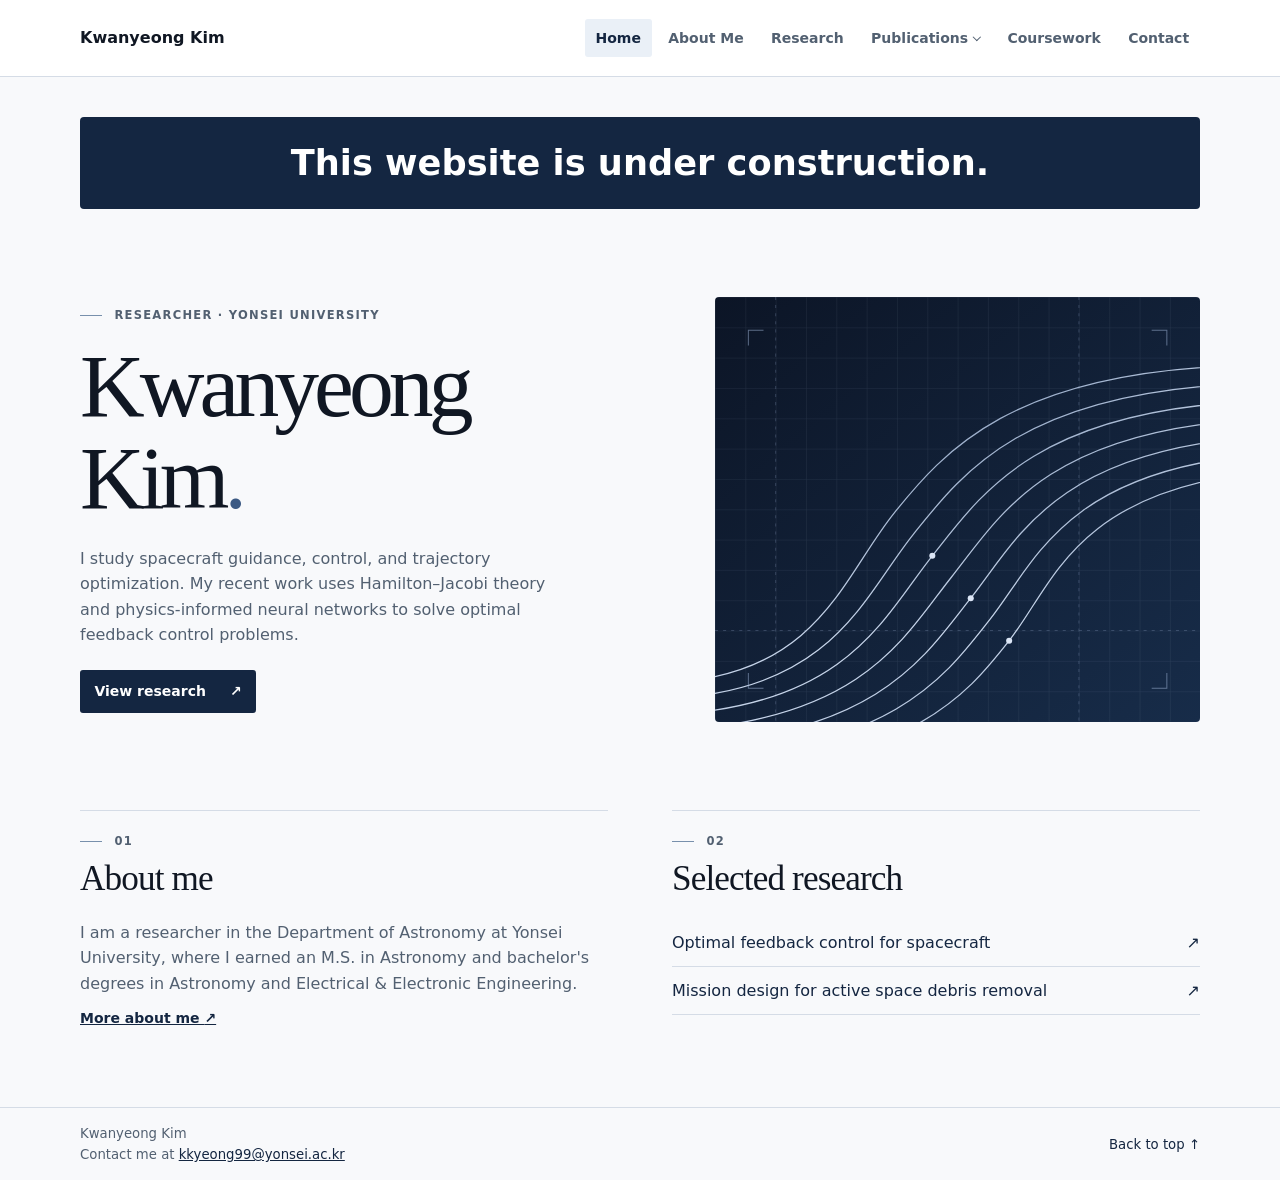
<file: index.html>
<!doctype html>
<html lang="en">
<head>
  <meta charset="utf-8">
  <meta name="viewport" content="width=device-width, initial-scale=1">
  <title>Home | Kwanyeong Kim</title>
  <meta name="description" content="Kwanyeong Kim, a researcher at Yonsei University working on spacecraft guidance, control, and trajectory optimization.">
  <link rel="stylesheet" href="assets/site.css?v=construction-notice">
  <script defer src="assets/site.js"></script>
</head>
<body id="top">
  <a class="skip-link" href="#main">Skip to content</a>
  <header class="site-header">
    <div class="wrap header-layout">
      <a class="wordmark" href="index.html">Kwanyeong Kim</a>
      <nav class="site-nav" aria-label="Main navigation">
        <a href="index.html" aria-current="page">Home</a>
        <a href="about.html">About Me</a>
        <a href="research.html">Research</a>
        <details class="publication-nav">
          <summary>Publications <span class="menu-chevron" aria-hidden="true"></span></summary>
          <div class="publication-options">
            <a href="publications.html#journals">Journal Articles</a>
            <a href="publications.html#international-conferences">International Conferences</a>
            <a href="publications.html#domestic-conferences">Domestic Conferences (Korea)</a>
          </div>
        </details>
        <a href="coursework.html">Coursework</a>
        <a href="contact.html">Contact</a>
      </nav>
    </div>
  </header>

  <main id="main" class="wrap">
    <p class="construction-notice">This website is under construction.</p>
    <section class="home-hero" aria-labelledby="home-title">
      <div class="hero-copy">
        <p class="eyebrow">Researcher · Yonsei University</p>
        <h1 id="home-title">Kwanyeong<br>Kim<span class="accent">.</span></h1>
        <p class="hero-intro">I study spacecraft guidance, control, and trajectory optimization. My recent work uses Hamilton–Jacobi theory and physics-informed neural networks to solve optimal feedback control problems.</p>
        <a class="button" href="research.html">View research <span aria-hidden="true">↗</span></a>
      </div>

      <div class="hero-art" aria-hidden="true">
        <svg viewBox="0 0 480 420" preserveAspectRatio="xMidYMid slice" focusable="false">
          <defs>
            <pattern id="grid" width="30" height="30" patternUnits="userSpaceOnUse">
              <path d="M30 0H0V30" fill="none" stroke="#b5c4df" stroke-opacity=".12"/>
            </pattern>
            <linearGradient id="sweep" x1="0" y1="0" x2="1" y2="1" gradientUnits="objectBoundingBox">
              <stop stop-color="#46618a"/>
              <stop offset=".55" stop-color="#c7d5ea"/>
              <stop offset="1" stop-color="#55719a"/>
            </linearGradient>
          </defs>
          <rect width="480" height="420" fill="url(#grid)"/>
          <path d="M60 0v420M0 330h480M360 0v420" stroke="#9bb1d3" stroke-opacity=".25" stroke-dasharray="3 5"/>
          <g fill="none" stroke="url(#sweep)" stroke-width="1.25">
            <path d="M-28 380C104 366 128 275 177 214S294 74 519 68"/>
            <path d="M-28 396C119 382 148 295 196 235S304 95 519 86"/>
            <path d="M-28 412C134 398 168 315 215 256S314 116 519 104"/>
            <path d="M-28 428C149 414 188 335 234 277S324 137 519 122"/>
            <path d="M-28 444C164 430 208 355 253 298S334 158 519 140"/>
            <path d="M-28 460C179 446 228 375 272 319S344 179 519 158"/>
            <path d="M-28 476C194 462 248 395 291 340S354 200 519 176"/>
          </g>
          <g fill="#dce6f6">
            <circle cx="215" cy="256" r="3"/>
            <circle cx="253" cy="298" r="3"/>
            <circle cx="291" cy="340" r="3"/>
          </g>
          <path d="M33 48v-15h15m384 0h15v15M33 372v15h15m384 0h15v-15" fill="none" stroke="#9bb1d3" stroke-opacity=".55"/>
        </svg>
      </div>
    </section>

    <div class="home-sections">
      <section class="ruled-section" aria-labelledby="about-title">
        <p class="eyebrow">01</p>
        <h2 id="about-title">About me</h2>
        <p class="section-copy">I am a researcher in the Department of Astronomy at Yonsei University, where I earned an M.S. in Astronomy and bachelor's degrees in Astronomy and Electrical &amp; Electronic Engineering.</p>
        <a class="text-link" href="about.html">More about me <span aria-hidden="true">↗</span></a>
      </section>

      <section class="ruled-section" aria-labelledby="selected-title">
        <p class="eyebrow">02</p>
        <h2 id="selected-title">Selected research</h2>
        <ul class="project-links">
          <li><a href="research.html#project-1"><span>Optimal feedback control for spacecraft</span><span aria-hidden="true">↗</span></a></li>
          <li><a href="research.html#project-2"><span>Mission design for active space debris removal</span><span aria-hidden="true">↗</span></a></li>
        </ul>
      </section>
    </div>
  </main>

  <footer class="site-footer">
    <div class="wrap footer-layout">
      <div>
        <p>Kwanyeong Kim</p>
        <p>Contact me at <a class="footer-email" href="mailto:kkyeong99@yonsei.ac.kr">kkyeong99@yonsei.ac.kr</a></p>
      </div>
      <a href="#top">Back to top <span aria-hidden="true">↑</span></a>
    </div>
  </footer>
</body>
</html>
</file>
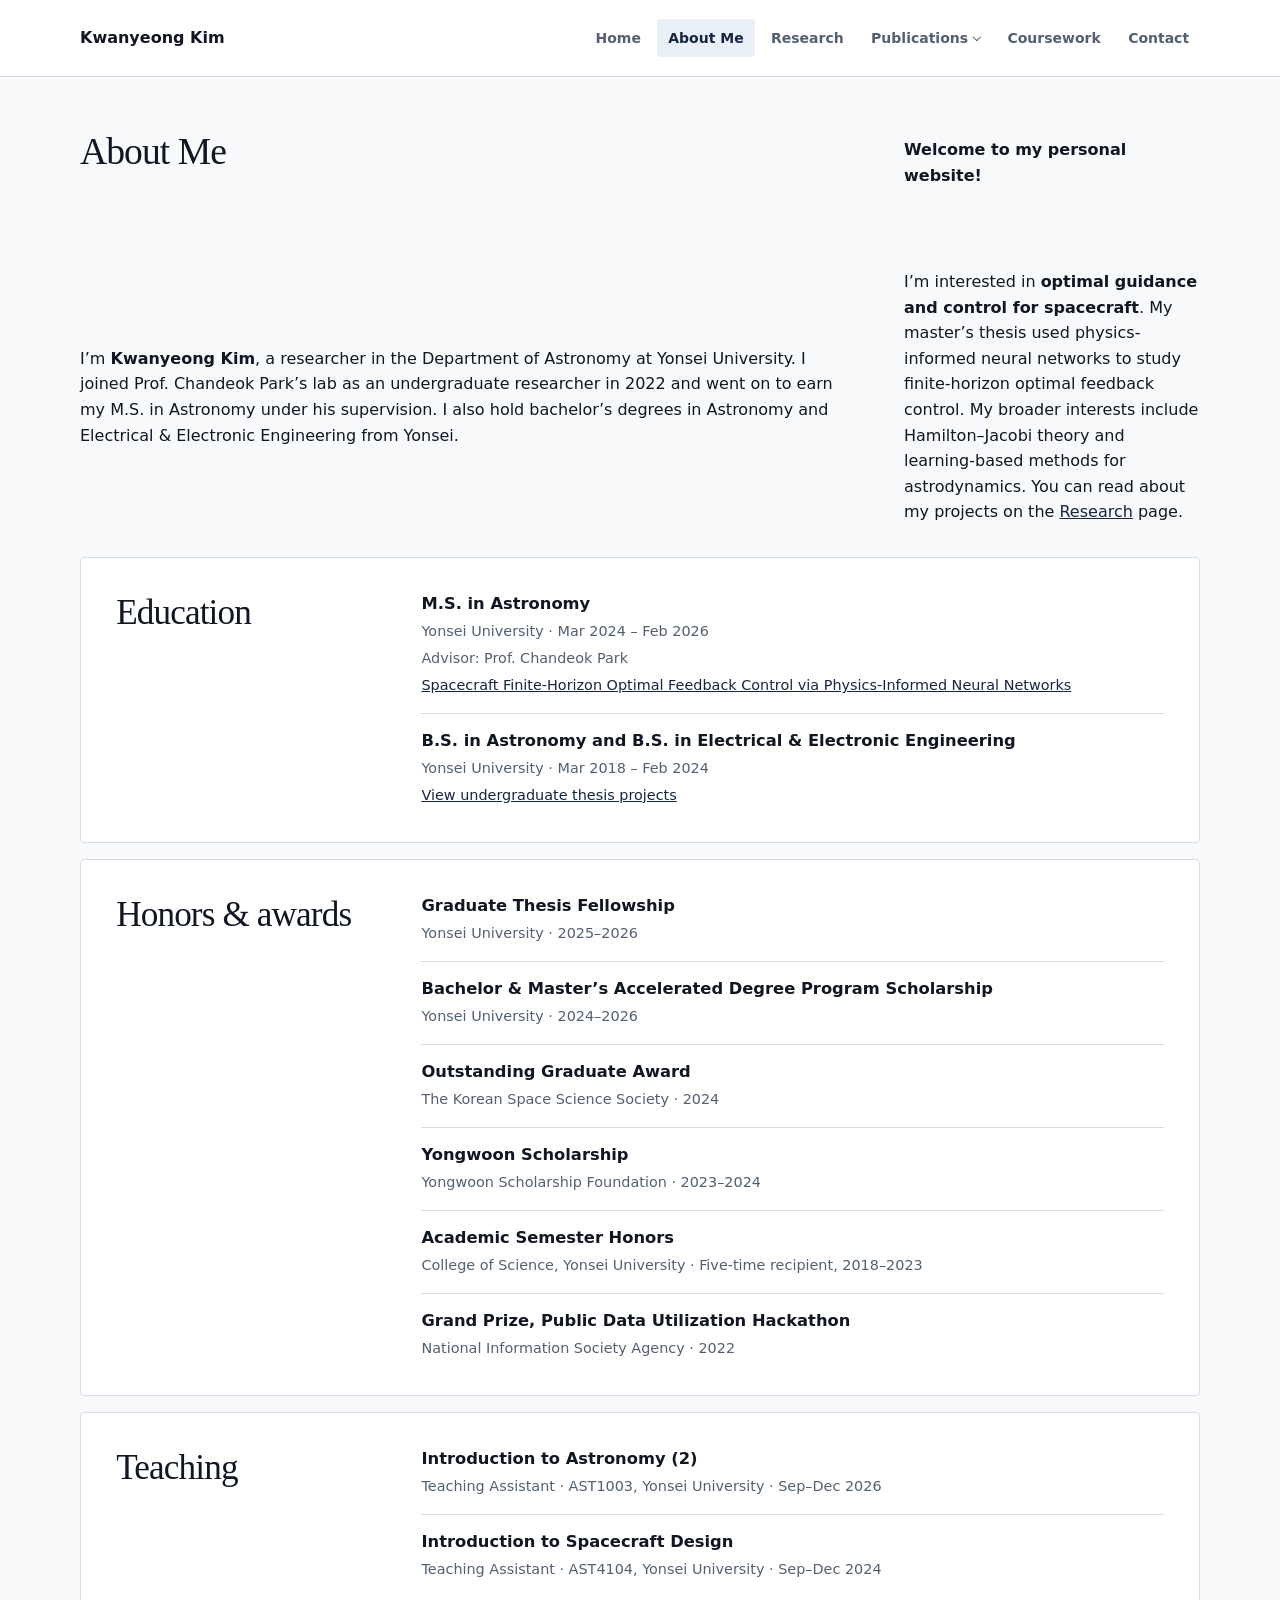
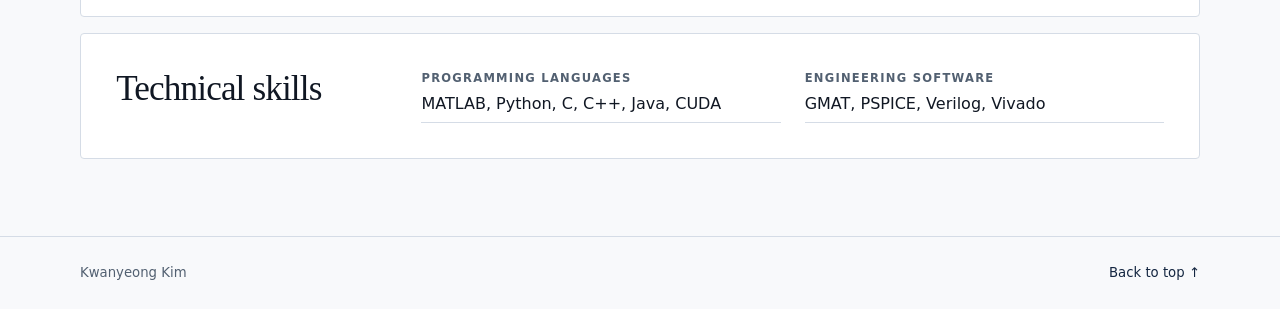
<file: about.html>
<!doctype html>
<html lang="en">
<head>
  <meta charset="utf-8">
  <meta name="viewport" content="width=device-width, initial-scale=1">
  <title>About Me | Kwanyeong Kim</title>
  <link rel="stylesheet" href="assets/site.css">
  <script defer src="assets/site.js"></script>
</head>
<body id="top">
  <a class="skip-link" href="#main">Skip to content</a>
  <header class="site-header">
    <div class="wrap header-layout">
      <a class="wordmark" href="index.html">Kwanyeong Kim</a>
      <nav class="site-nav" aria-label="Main navigation">
        <a href="index.html">Home</a>
        <a href="about.html" aria-current="page">About Me</a>
        <a href="research.html">Research</a>
        <details class="publication-nav">
          <summary>Publications <span class="menu-chevron" aria-hidden="true"></span></summary>
          <div class="publication-options">
            <a href="publications.html#journals">Journal Articles</a>
            <a href="publications.html#international-conferences">International Conferences</a>
            <a href="publications.html#domestic-conferences">Domestic Conferences (Korea)</a>
          </div>
        </details>
        <a href="coursework.html">Coursework</a>
        <a href="contact.html">Contact</a>
      </nav>
    </div>
  </header>

  <main id="main" class="wrap">
    <section class="about-intro prose" aria-labelledby="about-title">
      <h1 id="about-title">About Me</h1>
      <p><strong>Welcome to my personal website!</strong></p>
      <p>I’m <strong>Kwanyeong Kim</strong>, a researcher in the Department of Astronomy at Yonsei University. I joined Prof. Chandeok Park’s lab as an undergraduate researcher in 2022 and went on to earn my M.S. in Astronomy under his supervision. I also hold bachelor’s degrees in Astronomy and Electrical &amp; Electronic Engineering from Yonsei.</p>
      <p>I’m interested in <strong>optimal guidance and control for spacecraft</strong>. My master’s thesis used physics-informed neural networks to study finite-horizon optimal feedback control. My broader interests include Hamilton–Jacobi theory and learning-based methods for astrodynamics. You can read about my projects on the <a href="research.html">Research</a> page.</p>
    </section>

    <div class="entries">
      <section class="entry">
        <h2>Education</h2>
        <ul class="record-list">
          <li>
            <h3>M.S. in Astronomy</h3>
            <p>Yonsei University · Mar 2024 – Feb 2026</p>
            <p>Advisor: Prof. Chandeok Park</p>
            <p><a href="research.html#project-1">Spacecraft Finite-Horizon Optimal Feedback Control via Physics-Informed Neural Networks</a></p>
          </li>
          <li>
            <h3>B.S. in Astronomy and B.S. in Electrical &amp; Electronic Engineering</h3>
            <p>Yonsei University · Mar 2018 – Feb 2024</p>
            <p><a href="coursework.html#undergraduate-theses">View undergraduate thesis projects</a></p>
          </li>
        </ul>
      </section>

      <section class="entry">
        <h2>Honors &amp; awards</h2>
        <ul class="record-list">
          <li><h3>Graduate Thesis Fellowship</h3><p>Yonsei University · 2025–2026</p></li>
          <li><h3>Bachelor &amp; Master’s Accelerated Degree Program Scholarship</h3><p>Yonsei University · 2024–2026</p></li>
          <li><h3>Outstanding Graduate Award</h3><p>The Korean Space Science Society · 2024</p></li>
          <li><h3>Yongwoon Scholarship</h3><p>Yongwoon Scholarship Foundation · 2023–2024</p></li>
          <li><h3>Academic Semester Honors</h3><p>College of Science, Yonsei University · Five-time recipient, 2018–2023</p></li>
          <li><h3>Grand Prize, Public Data Utilization Hackathon</h3><p>National Information Society Agency · 2022</p></li>
        </ul>
      </section>

      <section class="entry">
        <h2>Teaching</h2>
        <ul class="record-list">
          <li><h3>Introduction to Astronomy (2)</h3><p>Teaching Assistant · AST1003, Yonsei University · Sep–Dec 2026</p></li>
          <li><h3>Introduction to Spacecraft Design</h3><p>Teaching Assistant · AST4104, Yonsei University · Sep–Dec 2024</p></li>
        </ul>
      </section>

      <section class="entry">
        <h2>Technical skills</h2>
        <dl class="fields entry-fields">
          <div><dt>Programming languages</dt><dd>MATLAB, Python, C, C++, Java, CUDA</dd></div>
          <div><dt>Engineering software</dt><dd>GMAT, PSPICE, Verilog, Vivado</dd></div>
        </dl>
      </section>
    </div>
  </main>

  <footer class="site-footer">
    <div class="wrap footer-layout"><span>Kwanyeong Kim</span><a href="#top">Back to top <span aria-hidden="true">↑</span></a></div>
  </footer>
</body>
</html>
</file>
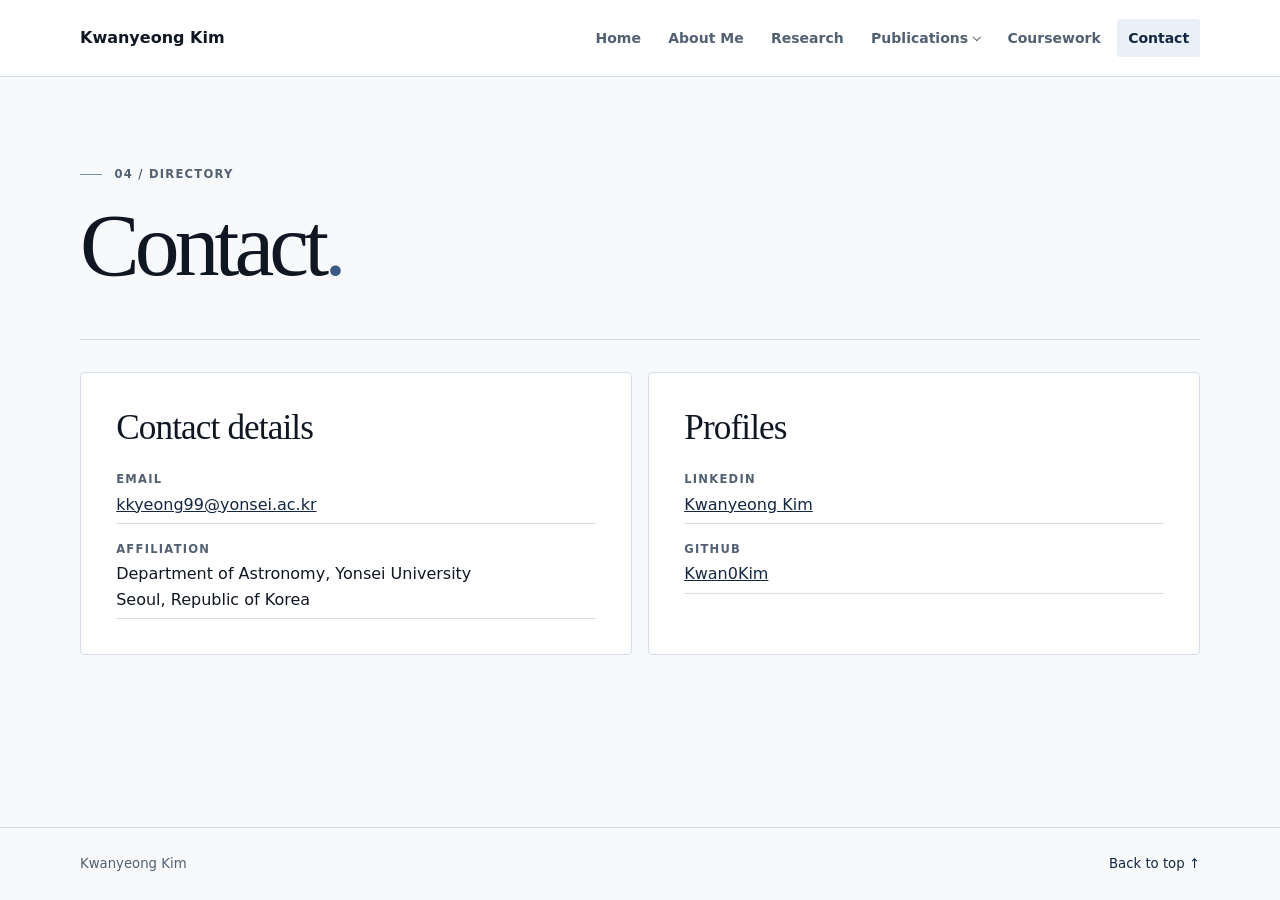
<file: contact.html>
<!doctype html>
<html lang="en">
<head>
  <meta charset="utf-8">
  <meta name="viewport" content="width=device-width, initial-scale=1">
  <title>Contact | Kwanyeong Kim</title>
  <link rel="stylesheet" href="assets/site.css">
  <script defer src="assets/site.js"></script>
</head>
<body id="top">
  <a class="skip-link" href="#main">Skip to content</a>
  <header class="site-header">
    <div class="wrap header-layout">
      <a class="wordmark" href="index.html">Kwanyeong Kim</a>
      <nav class="site-nav" aria-label="Main navigation">
        <a href="index.html">Home</a>
        <a href="about.html">About Me</a>
        <a href="research.html">Research</a>
        <details class="publication-nav">
          <summary>Publications <span class="menu-chevron" aria-hidden="true"></span></summary>
          <div class="publication-options">
            <a href="publications.html#journals">Journal Articles</a>
            <a href="publications.html#international-conferences">International Conferences</a>
            <a href="publications.html#domestic-conferences">Domestic Conferences (Korea)</a>
          </div>
        </details>
        <a href="coursework.html">Coursework</a>
        <a href="contact.html" aria-current="page">Contact</a>
      </nav>
    </div>
  </header>

  <main id="main" class="wrap">
    <div class="page-heading">
      <p class="eyebrow">04 / Directory</p>
      <h1>Contact<span class="accent">.</span></h1>
    </div>

    <div class="contact-grid">
      <section class="contact-panel">
        <h2>Contact details</h2>
        <dl class="fields">
          <div><dt>Email</dt><dd><a href="mailto:kkyeong99@yonsei.ac.kr">kkyeong99@yonsei.ac.kr</a></dd></div>
          <div><dt>Affiliation</dt><dd>Department of Astronomy, Yonsei University<br>Seoul, Republic of Korea</dd></div>
        </dl>
      </section>
      <section class="contact-panel">
        <h2>Profiles</h2>
        <dl class="fields">
          <div><dt>LinkedIn</dt><dd><a href="https://www.linkedin.com/in/kwanyeong99/">Kwanyeong Kim</a></dd></div>
          <div><dt>GitHub</dt><dd><a href="https://github.com/Kwan0Kim">Kwan0Kim</a></dd></div>
        </dl>
      </section>
    </div>
  </main>

  <footer class="site-footer">
    <div class="wrap footer-layout"><span>Kwanyeong Kim</span><a href="#top">Back to top <span aria-hidden="true">↑</span></a></div>
  </footer>
</body>
</html>
</file>
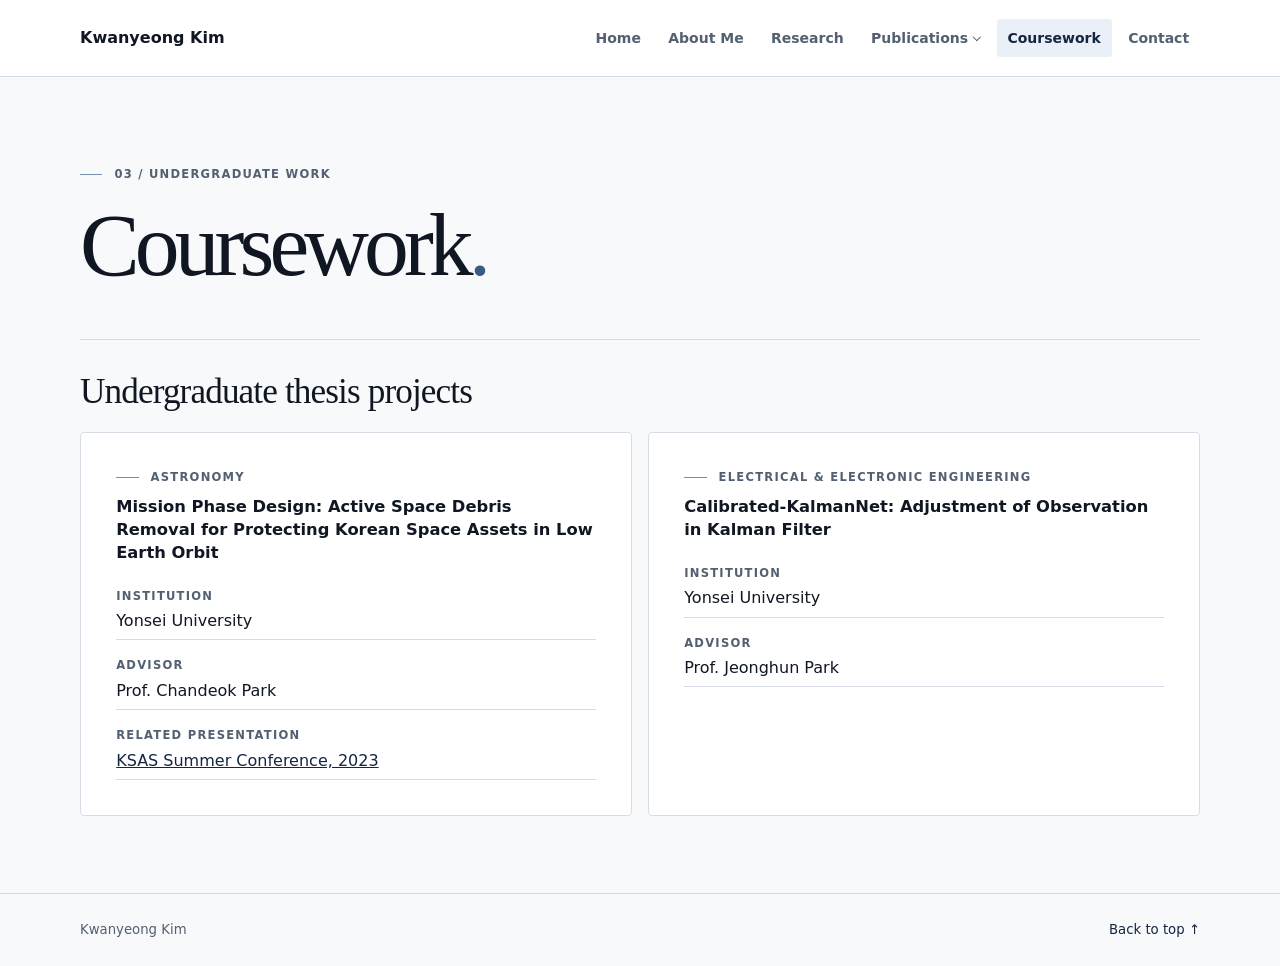
<file: coursework.html>
<!doctype html>
<html lang="en">
<head>
  <meta charset="utf-8">
  <meta name="viewport" content="width=device-width, initial-scale=1">
  <title>Coursework | Kwanyeong Kim</title>
  <link rel="stylesheet" href="assets/site.css">
  <script defer src="assets/site.js"></script>
</head>
<body id="top">
  <a class="skip-link" href="#main">Skip to content</a>
  <header class="site-header">
    <div class="wrap header-layout">
      <a class="wordmark" href="index.html">Kwanyeong Kim</a>
      <nav class="site-nav" aria-label="Main navigation">
        <a href="index.html">Home</a>
        <a href="about.html">About Me</a>
        <a href="research.html">Research</a>
        <details class="publication-nav">
          <summary>Publications <span class="menu-chevron" aria-hidden="true"></span></summary>
          <div class="publication-options">
            <a href="publications.html#journals">Journal Articles</a>
            <a href="publications.html#international-conferences">International Conferences</a>
            <a href="publications.html#domestic-conferences">Domestic Conferences (Korea)</a>
          </div>
        </details>
        <a href="coursework.html" aria-current="page">Coursework</a>
        <a href="contact.html">Contact</a>
      </nav>
    </div>
  </header>

  <main id="main" class="wrap">
    <div class="page-heading">
      <p class="eyebrow">03 / Undergraduate work</p>
      <h1>Coursework<span class="accent">.</span></h1>
    </div>

    <section aria-labelledby="undergraduate-theses">
      <h2 class="section-title" id="undergraduate-theses">Undergraduate thesis projects</h2>
      <div class="course-grid">
        <article class="course-card" id="astronomy-thesis">
          <p class="eyebrow">Astronomy</p>
          <h3>Mission Phase Design: Active Space Debris Removal for Protecting Korean Space Assets in Low Earth Orbit</h3>
          <dl class="fields">
            <div><dt>Institution</dt><dd>Yonsei University</dd></div>
            <div><dt>Advisor</dt><dd>Prof. Chandeok Park</dd></div>
            <div><dt>Related presentation</dt><dd><a href="publications.html#d9">KSAS Summer Conference, 2023</a></dd></div>
          </dl>
        </article>

        <article class="course-card" id="engineering-thesis">
          <p class="eyebrow">Electrical &amp; Electronic Engineering</p>
          <h3>Calibrated-KalmanNet: Adjustment of Observation in Kalman Filter</h3>
          <dl class="fields">
            <div><dt>Institution</dt><dd>Yonsei University</dd></div>
            <div><dt>Advisor</dt><dd>Prof. Jeonghun Park</dd></div>
          </dl>
        </article>
      </div>
    </section>
  </main>

  <footer class="site-footer">
    <div class="wrap footer-layout"><span>Kwanyeong Kim</span><a href="#top">Back to top <span aria-hidden="true">↑</span></a></div>
  </footer>
</body>
</html>
</file>
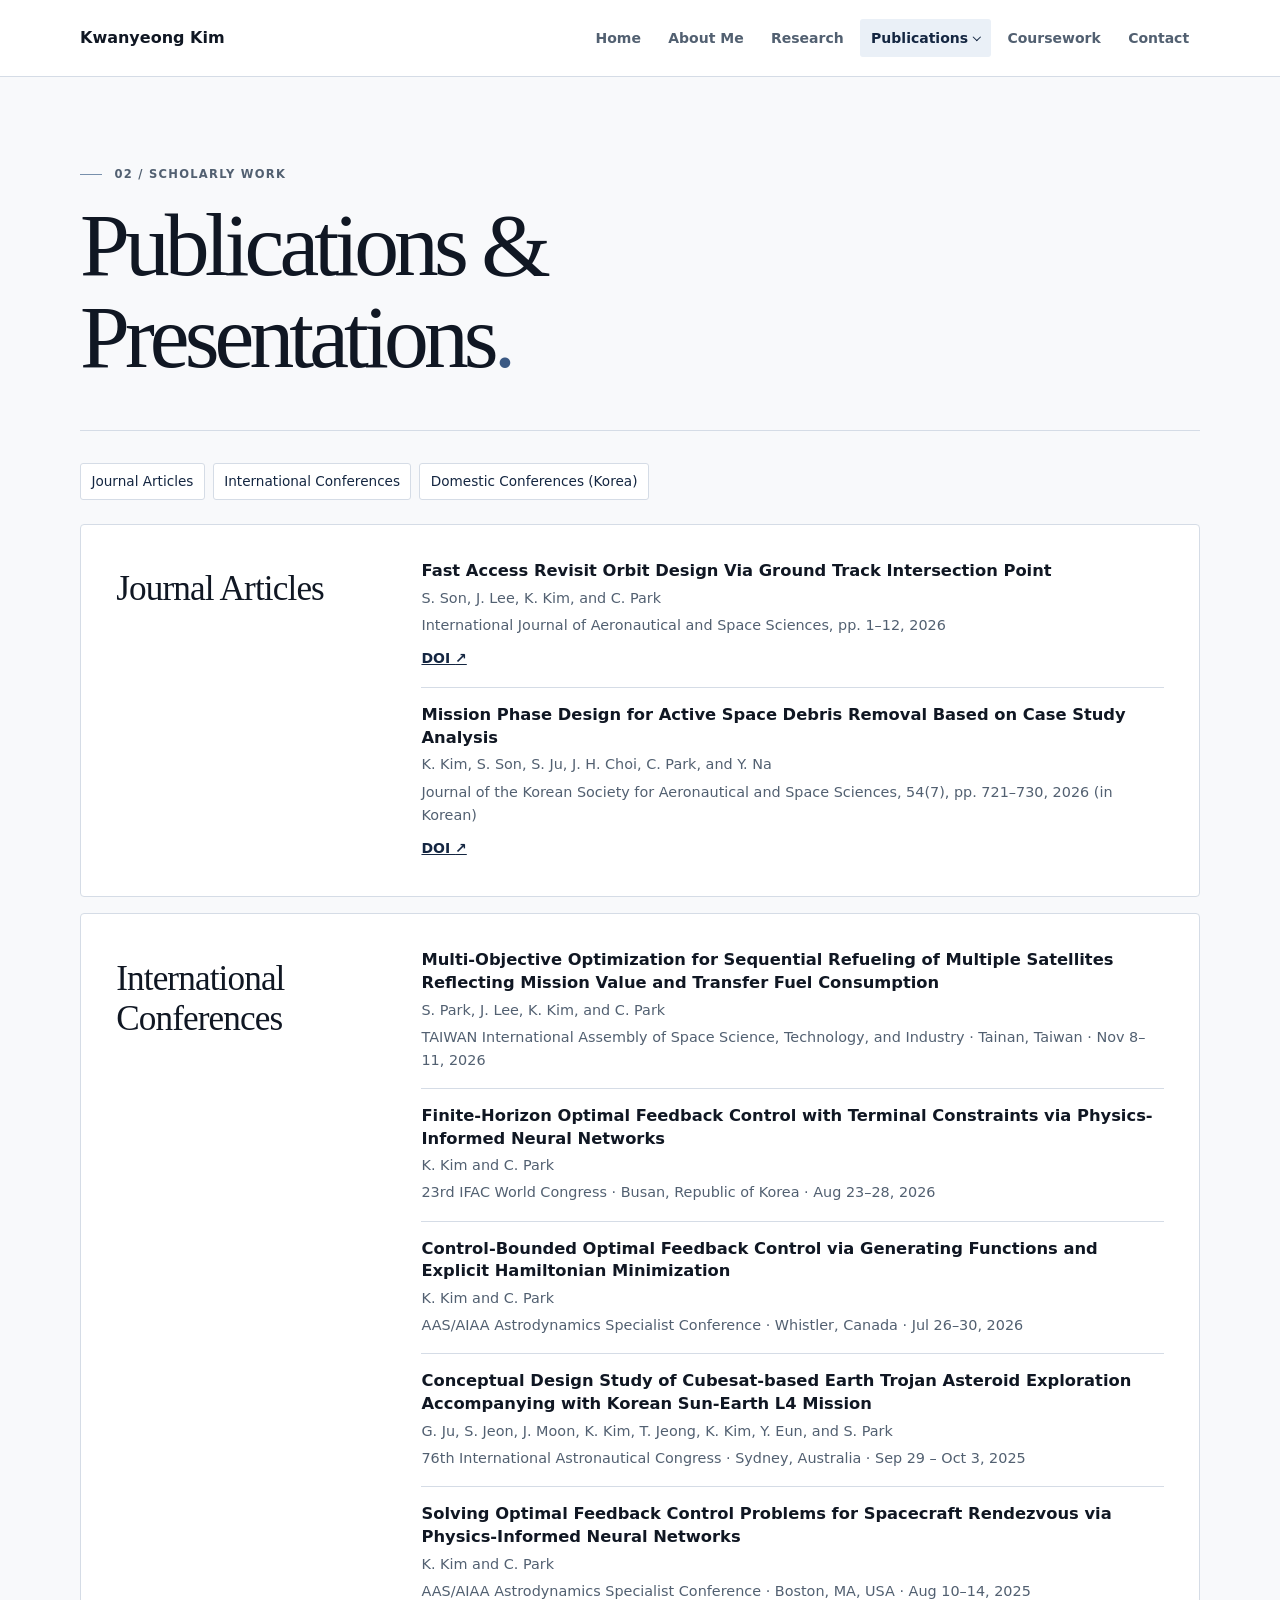
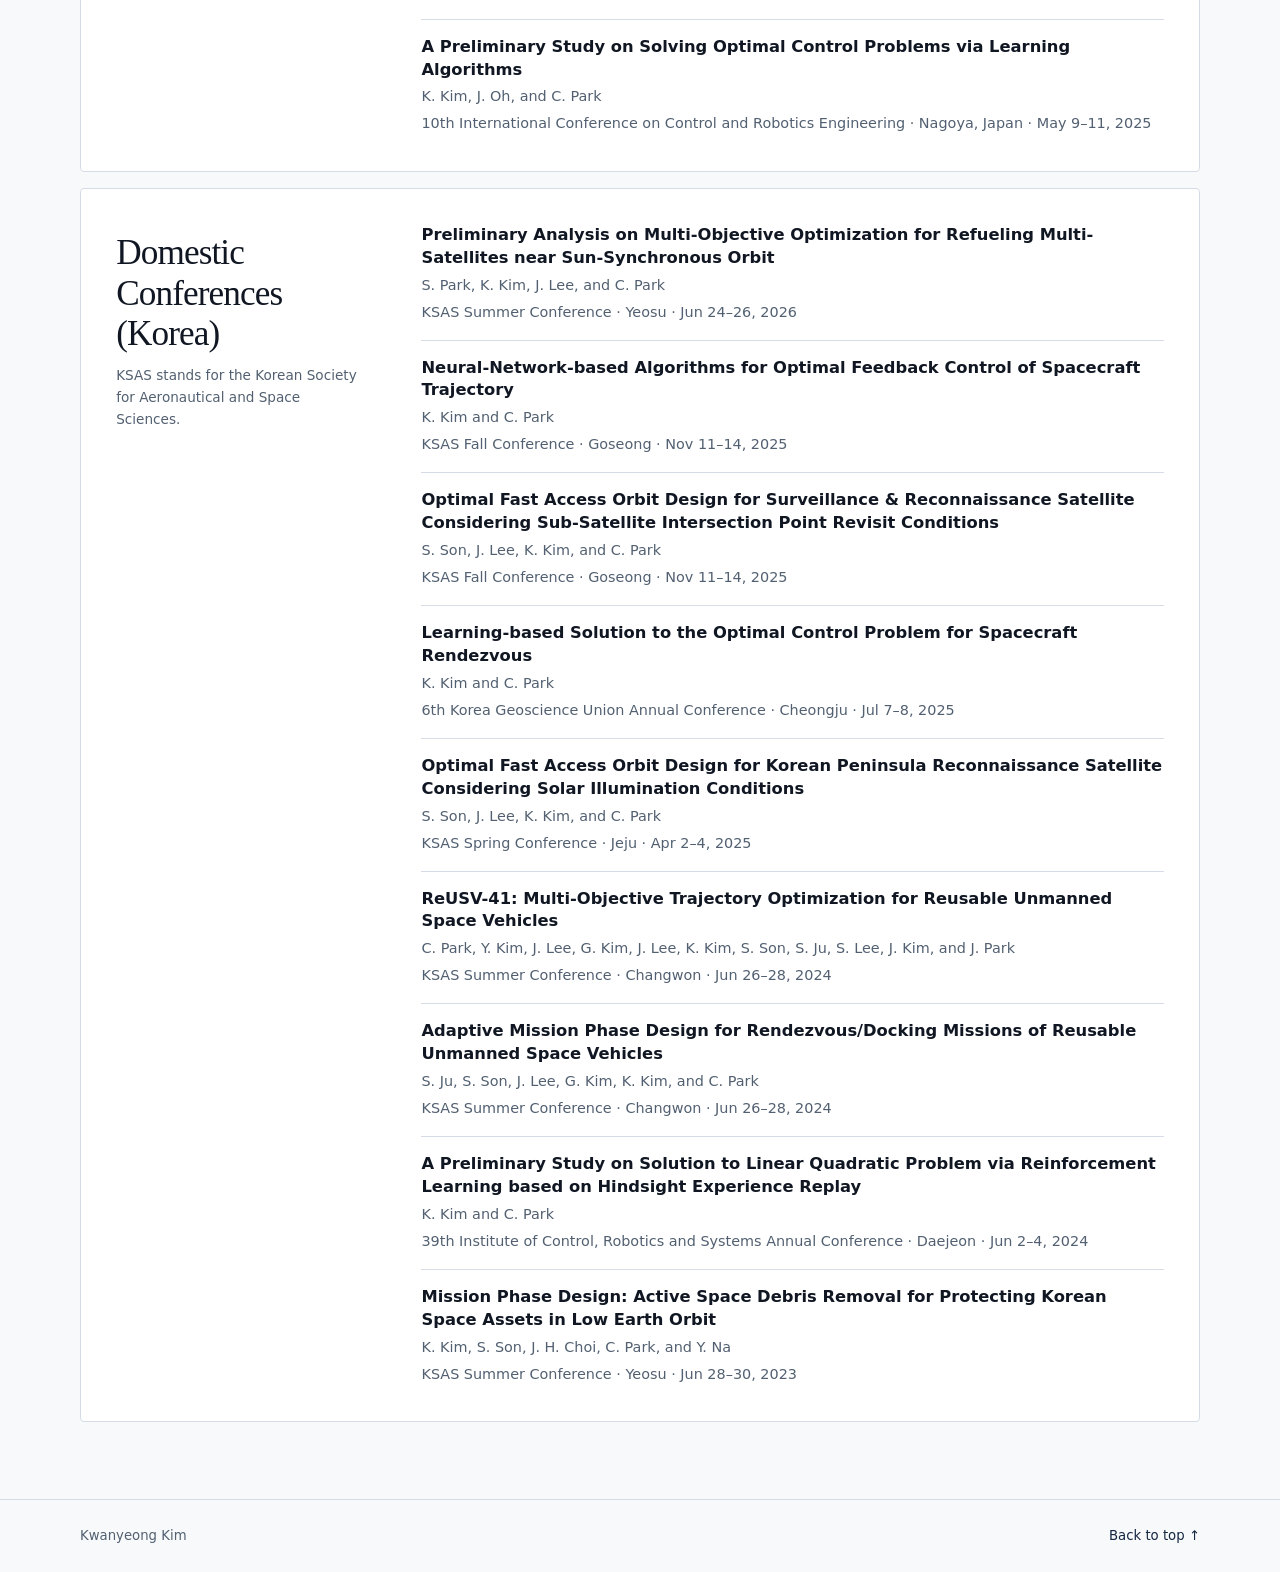
<file: publications.html>
<!doctype html>
<html lang="en">
<head>
  <meta charset="utf-8">
  <meta name="viewport" content="width=device-width, initial-scale=1">
  <title>Publications &amp; Presentations | Kwanyeong Kim</title>
  <link rel="stylesheet" href="assets/site.css">
  <script defer src="assets/site.js"></script>
</head>
<body id="top">
  <a class="skip-link" href="#main">Skip to content</a>
  <header class="site-header">
    <div class="wrap header-layout">
      <a class="wordmark" href="index.html">Kwanyeong Kim</a>
      <nav class="site-nav" aria-label="Main navigation">
        <a href="index.html">Home</a>
        <a href="about.html">About Me</a>
        <a href="research.html">Research</a>
        <details class="publication-nav" data-current>
          <summary>Publications <span class="menu-chevron" aria-hidden="true"></span></summary>
          <div class="publication-options">
            <a href="publications.html#journals">Journal Articles</a>
            <a href="publications.html#international-conferences">International Conferences</a>
            <a href="publications.html#domestic-conferences">Domestic Conferences (Korea)</a>
          </div>
        </details>
        <a href="coursework.html">Coursework</a>
        <a href="contact.html">Contact</a>
      </nav>
    </div>
  </header>

  <main id="main" class="wrap">
    <div class="page-heading">
      <p class="eyebrow">02 / Scholarly work</p>
      <h1>Publications &amp;<br>Presentations<span class="accent">.</span></h1>
    </div>

    <nav class="section-nav" aria-label="Publication categories">
      <a href="#journals">Journal Articles</a>
      <a href="#international-conferences">International Conferences</a>
      <a href="#domestic-conferences">Domestic Conferences (Korea)</a>
    </nav>

    <div class="entries">
      <section class="entry" id="journals">
        <div class="entry-label">
          <h2>Journal Articles</h2>
        </div>
        <ol class="record-list">
          <li id="j1">
            <h3>Fast Access Revisit Orbit Design Via Ground Track Intersection Point</h3>
            <p>S. Son, J. Lee, K. Kim, and C. Park</p>
            <p>International Journal of Aeronautical and Space Sciences, pp. 1–12, 2026</p>
            <a class="text-link" href="https://doi.org/10.1007/s42405-026-01221-8">DOI <span aria-hidden="true">↗</span></a>
          </li>
          <li id="j2">
            <h3>Mission Phase Design for Active Space Debris Removal Based on Case Study Analysis</h3>
            <p>K. Kim, S. Son, S. Ju, J. H. Choi, C. Park, and Y. Na</p>
            <p>Journal of the Korean Society for Aeronautical and Space Sciences, 54(7), pp. 721–730, 2026 (in Korean)</p>
            <a class="text-link" href="https://doi.org/10.5139/JKSAS.2026.54.7.721">DOI <span aria-hidden="true">↗</span></a>
          </li>
        </ol>
      </section>

      <section class="entry" id="international-conferences">
        <div class="entry-label">
          <h2>International Conferences</h2>
        </div>
        <ol class="record-list">
          <li id="c1">
            <h3>Multi-Objective Optimization for Sequential Refueling of Multiple Satellites Reflecting Mission Value and Transfer Fuel Consumption</h3>
            <p>S. Park, J. Lee, K. Kim, and C. Park</p>
            <p>TAIWAN International Assembly of Space Science, Technology, and Industry · Tainan, Taiwan · Nov 8–11, 2026</p>
          </li>
          <li id="c2">
            <h3>Finite-Horizon Optimal Feedback Control with Terminal Constraints via Physics-Informed Neural Networks</h3>
            <p>K. Kim and C. Park</p>
            <p>23rd IFAC World Congress · Busan, Republic of Korea · Aug 23–28, 2026</p>
          </li>
          <li id="c3">
            <h3>Control-Bounded Optimal Feedback Control via Generating Functions and Explicit Hamiltonian Minimization</h3>
            <p>K. Kim and C. Park</p>
            <p>AAS/AIAA Astrodynamics Specialist Conference · Whistler, Canada · Jul 26–30, 2026</p>
          </li>
          <li id="c4">
            <h3>Conceptual Design Study of Cubesat-based Earth Trojan Asteroid Exploration Accompanying with Korean Sun-Earth L4 Mission</h3>
            <p>G. Ju, S. Jeon, J. Moon, K. Kim, T. Jeong, K. Kim, Y. Eun, and S. Park</p>
            <p>76th International Astronautical Congress · Sydney, Australia · Sep 29 – Oct 3, 2025</p>
          </li>
          <li id="c5">
            <h3>Solving Optimal Feedback Control Problems for Spacecraft Rendezvous via Physics-Informed Neural Networks</h3>
            <p>K. Kim and C. Park</p>
            <p>AAS/AIAA Astrodynamics Specialist Conference · Boston, MA, USA · Aug 10–14, 2025</p>
          </li>
          <li id="c6">
            <h3>A Preliminary Study on Solving Optimal Control Problems via Learning Algorithms</h3>
            <p>K. Kim, J. Oh, and C. Park</p>
            <p>10th International Conference on Control and Robotics Engineering · Nagoya, Japan · May 9–11, 2025</p>
          </li>
        </ol>
      </section>

      <section class="entry" id="domestic-conferences">
        <div class="entry-label">
          <h2>Domestic Conferences (Korea)</h2>
          <p class="section-note">KSAS stands for the Korean Society for Aeronautical and Space Sciences.</p>
        </div>
        <ol class="record-list">
          <li id="d1">
            <h3>Preliminary Analysis on Multi-Objective Optimization for Refueling Multi-Satellites near Sun-Synchronous Orbit</h3>
            <p>S. Park, K. Kim, J. Lee, and C. Park</p>
            <p>KSAS Summer Conference · Yeosu · Jun 24–26, 2026</p>
          </li>
          <li id="d2">
            <h3>Neural-Network-based Algorithms for Optimal Feedback Control of Spacecraft Trajectory</h3>
            <p>K. Kim and C. Park</p>
            <p>KSAS Fall Conference · Goseong · Nov 11–14, 2025</p>
          </li>
          <li id="d3">
            <h3>Optimal Fast Access Orbit Design for Surveillance &amp; Reconnaissance Satellite Considering Sub-Satellite Intersection Point Revisit Conditions</h3>
            <p>S. Son, J. Lee, K. Kim, and C. Park</p>
            <p>KSAS Fall Conference · Goseong · Nov 11–14, 2025</p>
          </li>
          <li id="d4">
            <h3>Learning-based Solution to the Optimal Control Problem for Spacecraft Rendezvous</h3>
            <p>K. Kim and C. Park</p>
            <p>6th Korea Geoscience Union Annual Conference · Cheongju · Jul 7–8, 2025</p>
          </li>
          <li id="d5">
            <h3>Optimal Fast Access Orbit Design for Korean Peninsula Reconnaissance Satellite Considering Solar Illumination Conditions</h3>
            <p>S. Son, J. Lee, K. Kim, and C. Park</p>
            <p>KSAS Spring Conference · Jeju · Apr 2–4, 2025</p>
          </li>
          <li id="d6">
            <h3>ReUSV-41: Multi-Objective Trajectory Optimization for Reusable Unmanned Space Vehicles</h3>
            <p>C. Park, Y. Kim, J. Lee, G. Kim, J. Lee, K. Kim, S. Son, S. Ju, S. Lee, J. Kim, and J. Park</p>
            <p>KSAS Summer Conference · Changwon · Jun 26–28, 2024</p>
          </li>
          <li id="d7">
            <h3>Adaptive Mission Phase Design for Rendezvous/Docking Missions of Reusable Unmanned Space Vehicles</h3>
            <p>S. Ju, S. Son, J. Lee, G. Kim, K. Kim, and C. Park</p>
            <p>KSAS Summer Conference · Changwon · Jun 26–28, 2024</p>
          </li>
          <li id="d8">
            <h3>A Preliminary Study on Solution to Linear Quadratic Problem via Reinforcement Learning based on Hindsight Experience Replay</h3>
            <p>K. Kim and C. Park</p>
            <p>39th Institute of Control, Robotics and Systems Annual Conference · Daejeon · Jun 2–4, 2024</p>
          </li>
          <li id="d9">
            <h3>Mission Phase Design: Active Space Debris Removal for Protecting Korean Space Assets in Low Earth Orbit</h3>
            <p>K. Kim, S. Son, J. H. Choi, C. Park, and Y. Na</p>
            <p>KSAS Summer Conference · Yeosu · Jun 28–30, 2023</p>
          </li>
        </ol>
      </section>
    </div>
  </main>

  <footer class="site-footer">
    <div class="wrap footer-layout"><span>Kwanyeong Kim</span><a href="#top">Back to top <span aria-hidden="true">↑</span></a></div>
  </footer>
</body>
</html>
</file>
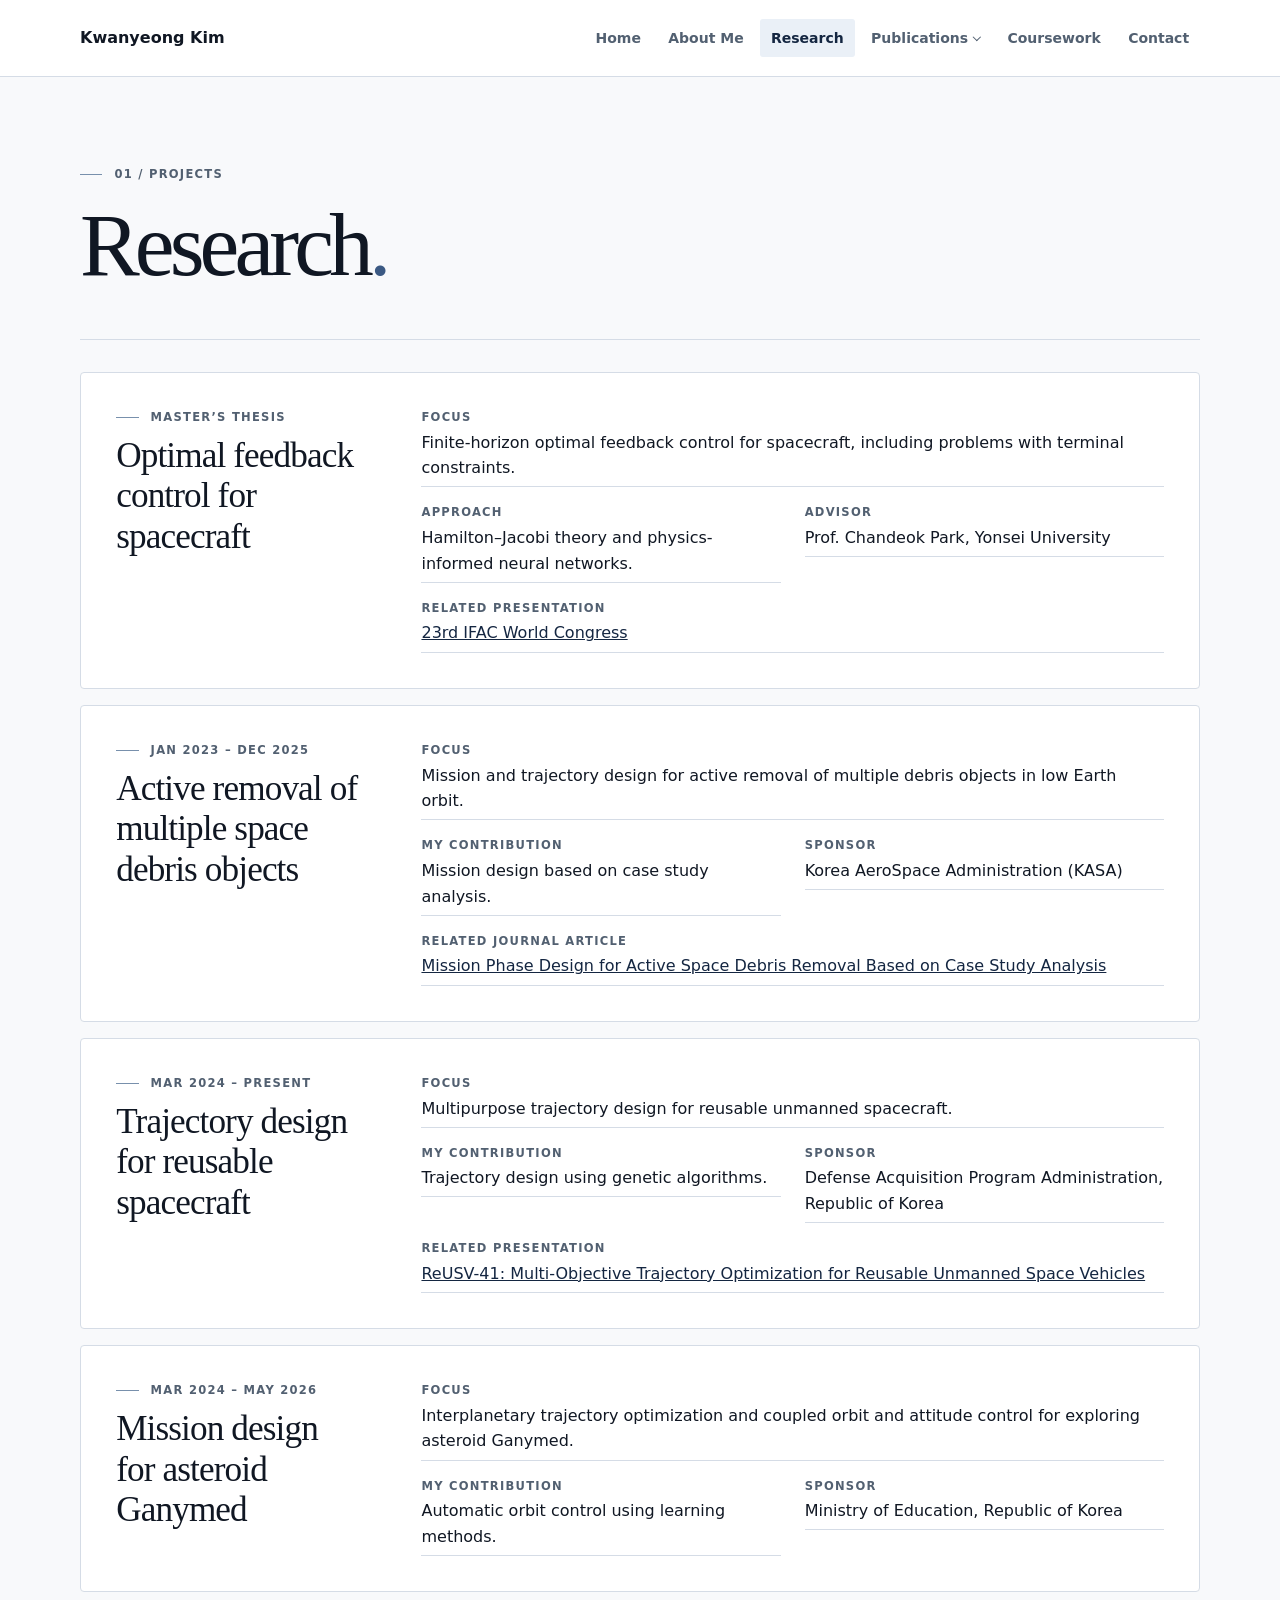
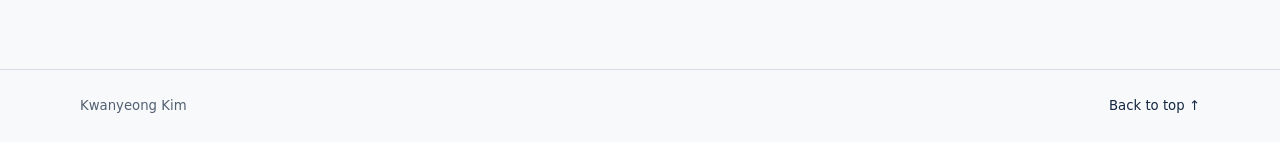
<file: research.html>
<!doctype html>
<html lang="en">
<head>
  <meta charset="utf-8">
  <meta name="viewport" content="width=device-width, initial-scale=1">
  <title>Research | Kwanyeong Kim</title>
  <link rel="stylesheet" href="assets/site.css">
  <script defer src="assets/site.js"></script>
</head>
<body id="top">
  <a class="skip-link" href="#main">Skip to content</a>
  <header class="site-header">
    <div class="wrap header-layout">
      <a class="wordmark" href="index.html">Kwanyeong Kim</a>
      <nav class="site-nav" aria-label="Main navigation">
        <a href="index.html">Home</a>
        <a href="about.html">About Me</a>
        <a href="research.html" aria-current="page">Research</a>
        <details class="publication-nav">
          <summary>Publications <span class="menu-chevron" aria-hidden="true"></span></summary>
          <div class="publication-options">
            <a href="publications.html#journals">Journal Articles</a>
            <a href="publications.html#international-conferences">International Conferences</a>
            <a href="publications.html#domestic-conferences">Domestic Conferences (Korea)</a>
          </div>
        </details>
        <a href="coursework.html">Coursework</a>
        <a href="contact.html">Contact</a>
      </nav>
    </div>
  </header>

  <main id="main" class="wrap">
    <div class="page-heading">
      <p class="eyebrow">01 / Projects</p>
      <h1>Research<span class="accent">.</span></h1>
    </div>

    <div class="entries">
      <article class="entry" id="project-1">
        <div class="entry-label">
          <p class="eyebrow">Master’s thesis</p>
          <h2>Optimal feedback control for spacecraft</h2>
        </div>
        <dl class="fields entry-fields">
          <div class="wide"><dt>Focus</dt><dd>Finite-horizon optimal feedback control for spacecraft, including problems with terminal constraints.</dd></div>
          <div><dt>Approach</dt><dd>Hamilton–Jacobi theory and physics-informed neural networks.</dd></div>
          <div><dt>Advisor</dt><dd>Prof. Chandeok Park, Yonsei University</dd></div>
          <div class="wide"><dt>Related presentation</dt><dd><a href="publications.html#c2">23rd IFAC World Congress</a></dd></div>
        </dl>
      </article>

      <article class="entry" id="project-2">
        <div class="entry-label">
          <p class="eyebrow">Jan 2023 – Dec 2025</p>
          <h2>Active removal of multiple space debris objects</h2>
        </div>
        <dl class="fields entry-fields">
          <div class="wide"><dt>Focus</dt><dd>Mission and trajectory design for active removal of multiple debris objects in low Earth orbit.</dd></div>
          <div><dt>My contribution</dt><dd>Mission design based on case study analysis.</dd></div>
          <div><dt>Sponsor</dt><dd>Korea AeroSpace Administration (KASA)</dd></div>
          <div class="wide"><dt>Related journal article</dt><dd><a href="publications.html#j2">Mission Phase Design for Active Space Debris Removal Based on Case Study Analysis</a></dd></div>
        </dl>
      </article>

      <article class="entry" id="project-3">
        <div class="entry-label">
          <p class="eyebrow">Mar 2024 – Present</p>
          <h2>Trajectory design for reusable spacecraft</h2>
        </div>
        <dl class="fields entry-fields">
          <div class="wide"><dt>Focus</dt><dd>Multipurpose trajectory design for reusable unmanned spacecraft.</dd></div>
          <div><dt>My contribution</dt><dd>Trajectory design using genetic algorithms.</dd></div>
          <div><dt>Sponsor</dt><dd>Defense Acquisition Program Administration, Republic of Korea</dd></div>
          <div class="wide"><dt>Related presentation</dt><dd><a href="publications.html#d6">ReUSV-41: Multi-Objective Trajectory Optimization for Reusable Unmanned Space Vehicles</a></dd></div>
        </dl>
      </article>

      <article class="entry" id="project-4">
        <div class="entry-label">
          <p class="eyebrow">Mar 2024 – May 2026</p>
          <h2>Mission design for asteroid Ganymed</h2>
        </div>
        <dl class="fields entry-fields">
          <div class="wide"><dt>Focus</dt><dd>Interplanetary trajectory optimization and coupled orbit and attitude control for exploring asteroid Ganymed.</dd></div>
          <div><dt>My contribution</dt><dd>Automatic orbit control using learning methods.</dd></div>
          <div><dt>Sponsor</dt><dd>Ministry of Education, Republic of Korea</dd></div>
        </dl>
      </article>
    </div>
  </main>

  <footer class="site-footer">
    <div class="wrap footer-layout"><span>Kwanyeong Kim</span><a href="#top">Back to top <span aria-hidden="true">↑</span></a></div>
  </footer>
</body>
</html>
</file>
<file: assets/site.css>
:root {
  color-scheme: light;
  --paper: #f8f9fb;
  --white: #fff;
  --ink: #101723;
  --navy: #142641;
  --muted: #526071;
  --line: #d5dce6;
  --serif: Georgia, "Times New Roman", serif;
  --sans: system-ui, -apple-system, "Segoe UI", sans-serif;
}

*, *::before, *::after { box-sizing: border-box; }

body {
  min-height: 100vh;
  margin: 0;
  display: flex;
  flex-direction: column;
  background: var(--paper);
  color: var(--ink);
  font: 1rem/1.6 var(--sans);
}

main { flex: 1; }
a { color: var(--navy); }
a:focus-visible, summary:focus-visible { outline: 2px solid #315b94; outline-offset: 4px; }
h1, h2, h3, p, dl, dd { margin: 0; }

.wrap { width: min(1120px, calc(100% - 3rem)); margin-inline: auto; }

.skip-link {
  position: absolute;
  z-index: 1;
  left: 1rem;
  top: 1rem;
  padding: .5rem 1rem;
  background: var(--white);
  transform: translateY(calc(-100% - 2rem));
}

.skip-link:focus { transform: translateY(0); }
.site-header { border-bottom: 1px solid var(--line); background: var(--white); }

.header-layout, .footer-layout {
  display: flex;
  align-items: center;
  justify-content: space-between;
  gap: 1rem 2rem;
}

.header-layout { min-height: 4.75rem; }

.wordmark {
  color: var(--ink);
  font-size: 1rem;
  font-weight: 650;
  white-space: nowrap;
  text-decoration: none;
}

.site-nav { display: flex; flex-wrap: wrap; align-items: center; gap: .2rem .35rem; }

.site-nav > a, .publication-nav summary {
  padding: .5rem .68rem;
  border-radius: 3px;
  color: var(--muted);
  font-size: .875rem;
  font-weight: 550;
  text-decoration: none;
}

.site-nav > a:hover, .site-nav > a[aria-current="page"],
.publication-nav[open] summary, .publication-nav[data-current] summary {
  background: #eaf0f7;
  color: var(--navy);
}

.publication-nav { position: relative; }

.publication-nav summary {
  display: flex;
  align-items: center;
  gap: .4rem;
  cursor: pointer;
  list-style: none;
  white-space: nowrap;
}

.publication-nav summary::-webkit-details-marker { display: none; }

.menu-chevron {
  width: .35rem;
  height: .35rem;
  border-right: 1px solid currentColor;
  border-bottom: 1px solid currentColor;
  transform: translateY(-1px) rotate(45deg);
}

.publication-options {
  position: absolute;
  z-index: 2;
  inset-block-start: 100%;
  inset-inline-end: 0;
  display: grid;
  min-width: max-content;
  padding: .3rem;
  border: 1px solid var(--line);
  border-radius: 4px;
  background: var(--white);
  box-shadow: 0 10px 22px rgb(16 23 35 / 10%);
}

.publication-options a {
  padding: .55rem .7rem;
  border-radius: 2px;
  font-size: .85rem;
  text-decoration: none;
}

.publication-options a:hover { background: #eaf0f7; }

.eyebrow, dt {
  color: var(--muted);
  font-size: .72rem;
  font-weight: 650;
  letter-spacing: .11em;
  text-transform: uppercase;
}

.eyebrow { display: flex; align-items: center; gap: .75rem; }
.eyebrow::before { content: ""; width: 1.4rem; height: 1px; background: #7890ac; }

h1, h2 { font-family: var(--serif); font-weight: 400; }
h1 { font-size: clamp(3rem, 7vw, 6.2rem); line-height: 1.02; letter-spacing: -.055em; }
h2 { font-size: clamp(1.65rem, 3vw, 2.2rem); line-height: 1.15; letter-spacing: -.025em; }
.accent { color: #3b5983; }

.construction-notice {
  margin-top: clamp(1.25rem, 4vw, 2.5rem);
  padding: clamp(1rem, 3vw, 1.5rem);
  border-radius: 4px;
  background: var(--navy);
  color: var(--white);
  font-size: clamp(1.35rem, 3.5vw, 2.2rem);
  font-weight: 650;
  line-height: 1.25;
  text-align: center;
}

.home-hero {
  display: grid;
  grid-template-columns: 1.15fr 1fr;
  align-items: stretch;
  gap: clamp(1.5rem, 6vw, 5.5rem);
  padding-block: clamp(2.5rem, 7vw, 5.5rem);
}

.hero-copy { align-self: center; }
.hero-copy h1, .page-heading h1 { margin-block-start: 1rem; }
.hero-intro { max-width: 48ch; margin-block: 1.4rem; color: var(--muted); }

.button {
  display: inline-flex;
  align-items: center;
  justify-content: space-between;
  gap: 1.5rem;
  padding: .62rem .9rem;
  border-radius: 3px;
  background: var(--navy);
  color: var(--white);
  font-size: .875rem;
  font-weight: 600;
  text-decoration: none;
}

.button:hover { background: #284265; }

.hero-art {
  min-height: 23rem;
  display: grid;
  overflow: hidden;
  border-radius: 4px;
  background: linear-gradient(140deg, #0c1526, #172c49);
}

.hero-art svg { width: 100%; height: 100%; display: block; }

.home-sections, .course-grid, .contact-grid {
  display: grid;
  grid-template-columns: repeat(2, minmax(0, 1fr));
  gap: clamp(1.5rem, 5vw, 4rem);
}

.ruled-section { border-top: 1px solid var(--line); padding-top: 1.35rem; }
.ruled-section h2 { margin-block: .55rem 1.25rem; }
.section-copy { color: var(--muted); }
.section-title { margin-bottom: 1.25rem; }
.text-link { display: inline-block; margin-top: .65rem; font-size: .875rem; font-weight: 600; }
.fields { display: grid; gap: 1rem 1.5rem; }
.fields > div { min-width: 0; }

.fields dd {
  min-height: 1.65rem;
  padding-block: .2rem .35rem;
  border-bottom: 1px solid var(--line);
  overflow-wrap: anywhere;
}

.project-links { margin: 0; padding: 0; list-style: none; }

.project-links a {
  display: flex;
  justify-content: space-between;
  gap: 1rem;
  padding-block: .65rem;
  border-bottom: 1px solid var(--line);
  text-decoration: none;
}

.project-links a:hover, .site-footer a:hover { text-decoration: underline; }

.page-heading {
  margin-block: clamp(2.5rem, 7vw, 5.5rem) 2rem;
  padding-bottom: clamp(1.75rem, 5vw, 3rem);
  border-bottom: 1px solid var(--line);
}

.about-intro {
  display: grid;
  grid-template-columns: minmax(0, 1fr) minmax(13rem, 18.5rem);
  align-items: center;
  gap: clamp(1.5rem, 5vw, 4rem);
  margin-block: clamp(2rem, 5vw, 3.5rem) 2rem;
}

.about-bio { max-width: 84ch; }

.about-intro h1 {
  margin-bottom: 1.35rem;
  font-size: clamp(1.85rem, 3.5vw, 2.35rem);
  letter-spacing: -.025em;
}

.about-portrait {
  display: block;
  width: 100%;
  height: auto;
  border: 1px solid var(--line);
  border-radius: 4px;
}

.entries { display: grid; gap: 1rem; }

.entry {
  display: grid;
  grid-template-columns: minmax(10rem, .65fr) minmax(0, 2fr);
  gap: 1.25rem clamp(1.5rem, 5vw, 4rem);
  scroll-margin-top: 1.5rem;
}

.entry, .course-card, .contact-panel {
  padding: clamp(1.25rem, 3.5vw, 2.2rem);
  background: var(--white);
  border: 1px solid var(--line);
  border-radius: 4px;
}

.entry:target { border-color: #5c769b; }
.about-details .entry { column-gap: clamp(1.25rem, 3vw, 2.75rem); }
.about-details h2 { font-size: clamp(1.5rem, 2.8vw, 1.85rem); line-height: 1.2; }
.entry-context { margin-bottom: 1rem; color: var(--muted); font-size: .9rem; }
.entry-label h2, .course-card h3 { margin-top: .6rem; }
.entry-fields { grid-template-columns: repeat(2, minmax(0, 1fr)); }
.wide { grid-column: 1 / -1; }
.course-grid, .contact-grid { gap: 1rem; }
.course-card h3, .contact-panel h2 { margin-bottom: 1.35rem; }

h3 { font-size: 1.02rem; line-height: 1.4; font-weight: 650; }

.section-nav { display: flex; flex-wrap: wrap; gap: .5rem; margin-bottom: 1.5rem; }

.section-nav a {
  padding: .4rem .65rem;
  border: 1px solid var(--line);
  border-radius: 3px;
  background: var(--white);
  font-size: .85rem;
  text-decoration: none;
}

.section-nav a:hover { background: #eaf0f7; }
.section-note { margin-top: .65rem; color: var(--muted); font-size: .85rem; }
.record-list { margin: 0; padding: 0; list-style: none; }
.record-list li + li { margin-top: 1rem; padding-top: 1rem; border-top: 1px solid var(--line); }
.record-list li { scroll-margin-top: 1.5rem; }
.record-list li:target { outline: 1px solid #5c769b; outline-offset: .35rem; }
.record-list p { margin-top: .25rem; color: var(--muted); font-size: .9rem; }
.prose p + p { margin-top: .75rem; }

.site-footer {
  margin-top: clamp(2.5rem, 6vw, 5rem);
  border-top: 1px solid var(--line);
  color: var(--muted);
  font-size: .83rem;
}

.footer-layout {
  min-height: 4.5rem;
  flex-wrap: wrap;
  gap: .65rem 2rem;
  padding-block: .8rem;
}

.site-footer a { text-decoration: none; }
.site-footer .footer-email { text-decoration: underline; }

@media (min-width: 761px) {
  .about-details .entry { grid-template-columns: minmax(9rem, 12rem) minmax(0, 1fr); }
}

@media (max-width: 760px) {
  .header-layout { align-items: flex-start; flex-direction: column; gap: .65rem; padding-block: .9rem .6rem; }
  .site-nav { margin-inline: -.5rem; }
  .site-nav > a, .publication-nav summary { padding-inline: .5rem; }
  .home-hero { grid-template-columns: 1fr; }
  .hero-art { min-height: 0; aspect-ratio: 2 / 1; }
  .about-intro { grid-template-columns: 1fr; }
  .about-portrait { max-width: 16rem; }
  .entry { grid-template-columns: 1fr; }
}

@media (max-width: 520px) {
  .wrap { width: calc(100% - 2rem); }
  .site-nav { align-self: stretch; display: grid; grid-template-columns: repeat(3, minmax(0, 1fr)); gap: .15rem; }
  .site-nav > a, .publication-nav summary { font-size: .8rem; padding-inline: .35rem; }
  .publication-options { inset-inline: 0 auto; }
  .home-sections, .course-grid, .contact-grid, .entry-fields { grid-template-columns: 1fr; }
}
</file>
